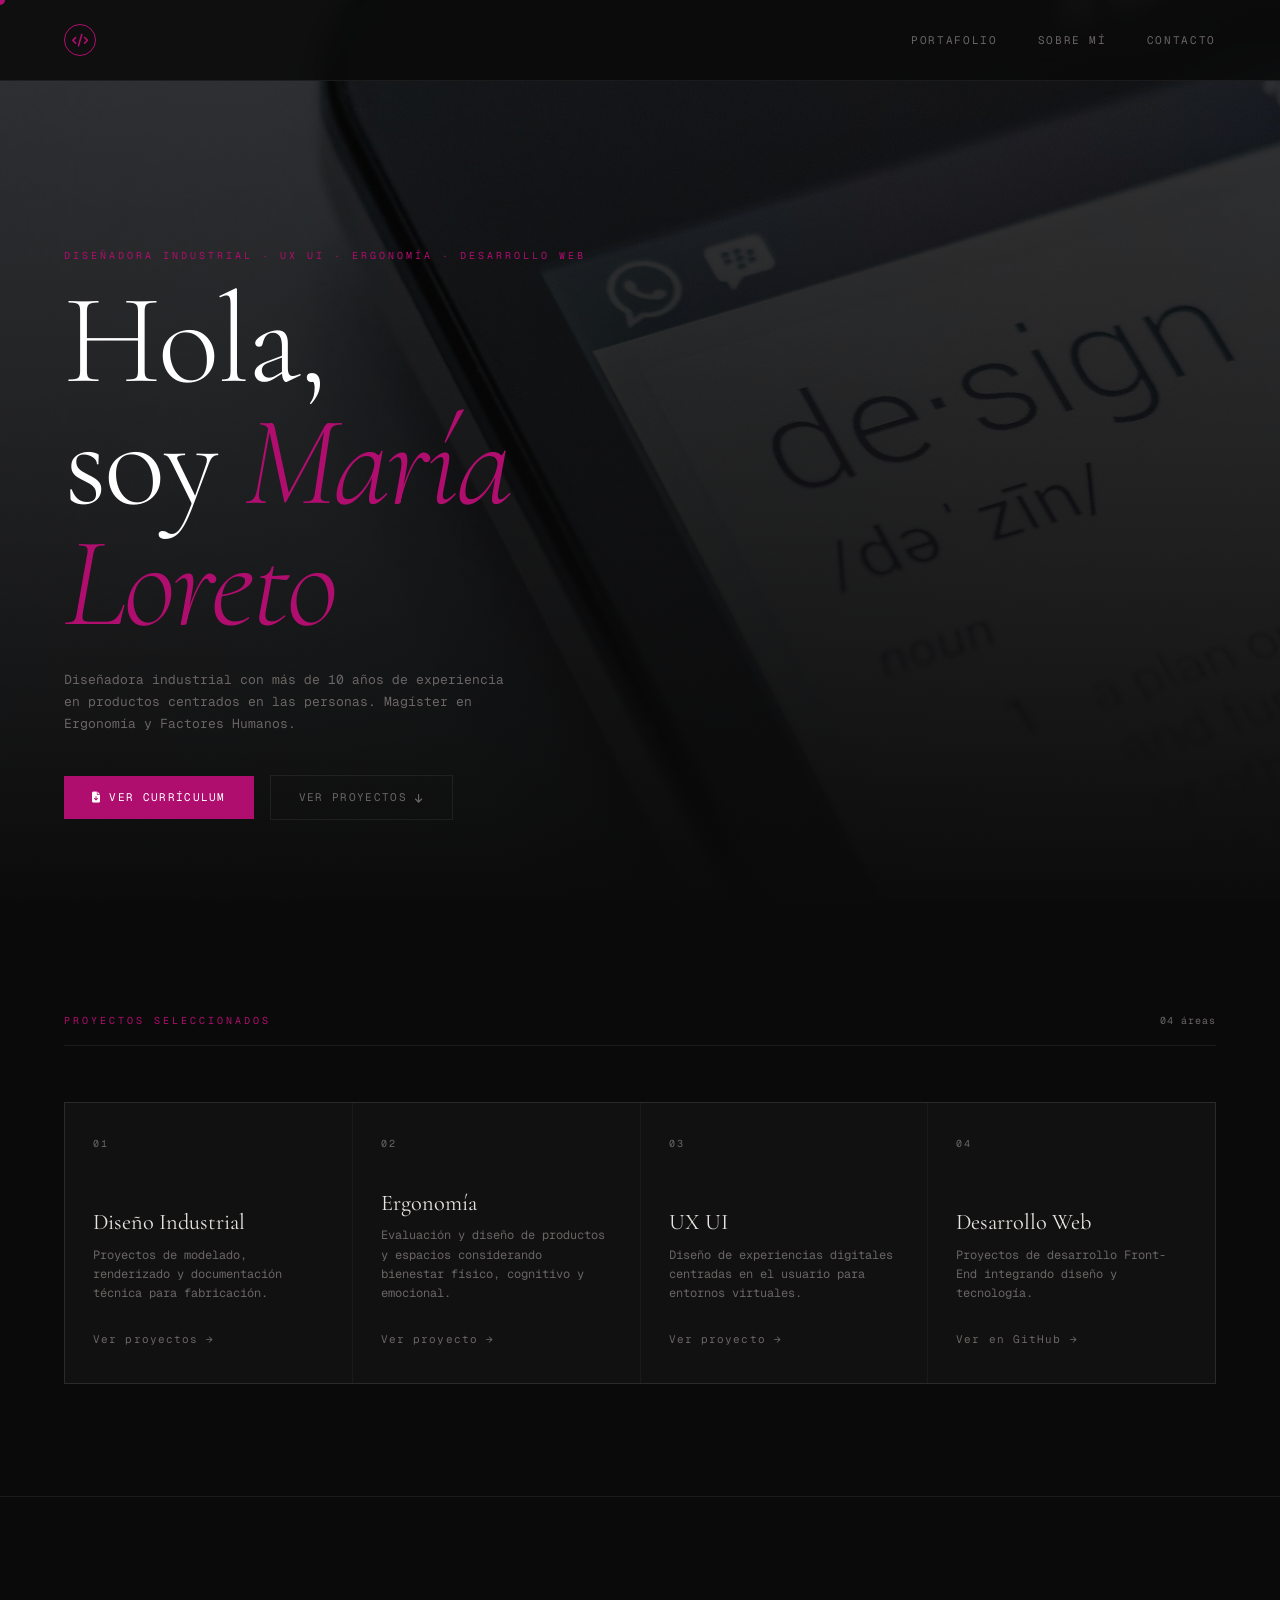
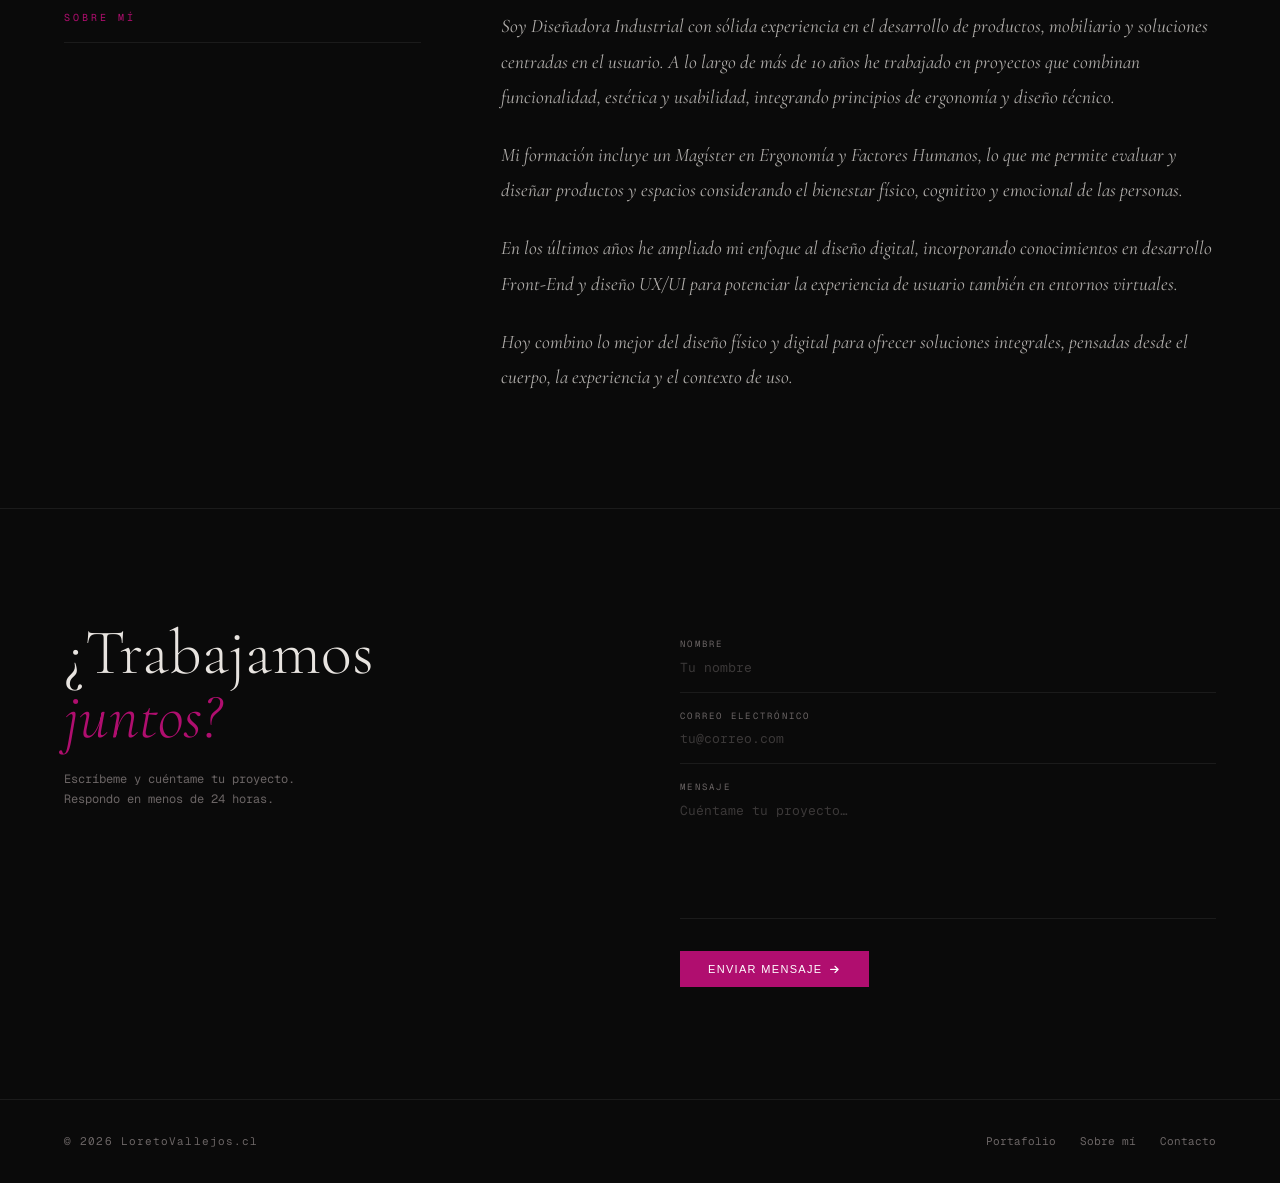
<file: index.html>
<!DOCTYPE html>
<html lang="es">
<head>
  <meta charset="UTF-8" />
  <meta name="viewport" content="width=device-width, initial-scale=1" />
  <title>Portafolio — María Loreto Vallejos</title>

  <link rel="preconnect" href="https://fonts.googleapis.com">
  <link rel="preconnect" href="https://fonts.gstatic.com" crossorigin>
  <link href="https://fonts.googleapis.com/css2?family=Cormorant+Garamond:ital,wght@0,300;0,400;0,600;1,300;1,400&family=Geist+Mono:wght@300;400&display=swap" rel="stylesheet">
  <link rel="stylesheet" href="https://cdnjs.cloudflare.com/ajax/libs/font-awesome/6.5.0/css/all.min.css" />
  <link rel="stylesheet" href="css/styles.css"/>
</head>
<body>

  <div class="cursor" id="cursor"></div>

  <!-- NAVBAR -->
  <nav>
    <a class="nav-logo" href="index.html">
      <div class="nav-logo-icon">
        <i class="fa-solid fa-code"></i>
      </div>
    </a>
    <button class="nav-toggle" id="navToggle" aria-label="Abrir menú" aria-expanded="false">
      <i class="fa-solid fa-bars"></i>
    </button>
    <ul class="nav-links" id="navLinks">
      <li><a href="#work">Portafolio</a></li>
      <li><a href="#about">Sobre mí</a></li>
      <li><a href="#contact">Contacto</a></li>
    </ul>
  </nav>

  <main>

    <!-- HERO -->
    <section class="hero">
      <p class="hero-eyebrow">Diseñadora Industrial · UX UI · Ergonomía · Desarrollo Web</p>
      <h1 class="hero-title">
        Hola,<br>soy <em>María</em><br><em>Loreto</em>
      </h1>
      <p class="hero-sub">
        Diseñadora industrial con más de 10 años de experiencia en productos centrados en las personas. Magíster en Ergonomía y Factores Humanos.
      </p>
      <div class="hero-cta">
        <a class="btn-primary-custom" href="assets/pdf/CV_maria_vallejos_23.03.26.pdf" target="_blank" rel="noopener noreferrer">
          <i class="fa-solid fa-file-arrow-down" style="font-size:11px"></i>
          Ver Currículum
        </a>
        <a class="btn-ghost" href="#work">
          Ver proyectos
          <i class="fa-solid fa-arrow-down" style="font-size:10px"></i>
        </a>
      </div>
    </section>

    <!-- PROYECTOS -->
    <section id="work">
      <div class="section-header reveal">
        <span class="section-label">Proyectos seleccionados</span>
        <span class="section-count">04 áreas</span>
      </div>

      <div class="cards-grid">

        <a href="diseno-industrial.html" class="pf-card reveal">
          <span class="card-num">01</span>
          <div class="card-body">
            <h3 class="card-h3">Diseño Industrial</h3>
            <p class="card-p">Proyectos de modelado, renderizado y documentación técnica para fabricación.</p>
            <span class="card-arrow">Ver proyectos →</span>
          </div>
        </a>

        <a href="assets/pdf/trabajo-grado-magister-mlvc-2024.pdf" target="_blank" rel="noopener noreferrer" class="pf-card reveal reveal-delay-1">
          <span class="card-num">02</span>
          <div class="card-body">
            <h3 class="card-h3">Ergonomía</h3>
            <p class="card-p">Evaluación y diseño de productos y espacios considerando bienestar físico, cognitivo y emocional.</p>
            <span class="card-arrow">Ver proyecto →</span>
          </div>
        </a>

        <a href="assets/pdf/ux-ui-mobikit-2023.pdf" target="_blank" rel="noopener noreferrer" class="pf-card reveal reveal-delay-2">
          <span class="card-num">03</span>
          <div class="card-body">
            <h3 class="card-h3">UX UI</h3>
            <p class="card-p">Diseño de experiencias digitales centradas en el usuario para entornos virtuales.</p>
            <span class="card-arrow">Ver proyecto →</span>
          </div>
        </a>

        <a href="https://github.com/Loreto-Vallejos" target="_blank" rel="noopener noreferrer" class="pf-card reveal reveal-delay-3">
          <span class="card-num">04</span>
          <div class="card-body">
            <h3 class="card-h3">Desarrollo Web</h3>
            <p class="card-p">Proyectos de desarrollo Front-End integrando diseño y tecnología.</p>
            <span class="card-arrow">Ver en GitHub →</span>
          </div>
        </a>

      </div>
    </section>

    <!-- SOBRE MÍ -->
    <section id="about">
      <div class="about-inner">
        <div class="about-left reveal">
          <div class="section-header" style="border-bottom: 1px solid var(--border); padding-bottom: 1rem; margin-bottom: 0;">
            <span class="section-label">Sobre mí</span>
          </div>
        </div>
        <div class="about-right reveal reveal-delay-1">
          <p>Soy Diseñadora Industrial con sólida experiencia en el desarrollo de productos, mobiliario y soluciones centradas en el usuario. A lo largo de más de 10 años he trabajado en proyectos que combinan funcionalidad, estética y usabilidad, integrando principios de ergonomía y diseño técnico.</p>
          <p>Mi formación incluye un Magíster en Ergonomía y Factores Humanos, lo que me permite evaluar y diseñar productos y espacios considerando el bienestar físico, cognitivo y emocional de las personas.</p>
          <p>En los últimos años he ampliado mi enfoque al diseño digital, incorporando conocimientos en desarrollo Front-End y diseño UX/UI para potenciar la experiencia de usuario también en entornos virtuales.</p>
          <p>Hoy combino lo mejor del diseño físico y digital para ofrecer soluciones integrales, pensadas desde el cuerpo, la experiencia y el contexto de uso.</p>
        </div>
      </div>
    </section>

    <!-- CONTACTO -->
    <section id="contact">
      <div class="contact-inner">
        <div class="contact-left reveal">
          <h2>¿Trabajamos<br><em>juntos?</em></h2>
          <p>Escríbeme y cuéntame tu proyecto. Respondo en menos de 24 horas.</p>
        </div>
        <div class="contact-right reveal reveal-delay-1">
          <!-- correo de llegada-->
          <form action="https://formsubmit.co/macerdava@gmail.com" method="POST" class="contact-form">
            <div class="form-field">
              <label for="nombre">Nombre</label>
              <input type="text" id="nombre" name="nombre" placeholder="Tu nombre" required />
            </div>
            <div class="form-field">
              <label for="correo">Correo electrónico</label>
              <input type="email" id="correo" name="correo" placeholder="tu@correo.com" required />
            </div>
            <div class="form-field">
              <label for="mensaje">Mensaje</label>
              <textarea id="mensaje" name="mensaje" placeholder="Cuéntame tu proyecto…" required></textarea>
            </div>
            <button class="btn-primary-custom form-submit" type="submit">
              Enviar mensaje
              <i class="fa-solid fa-arrow-right" style="font-size:10px"></i>
            </button>
          </form>
        </div>
      </div>
    </section>

  </main>

  <footer>
    <p>© 2026 LoretoVallejos.cl</p>
    <div class="footer-links">
      <a href="#work">Portafolio</a>
      <a href="#about">Sobre mí</a>
      <a href="#contact">Contacto</a>
    </div>
  </footer>

  <script src="main.js"></script>
</body>
</html>
</file>
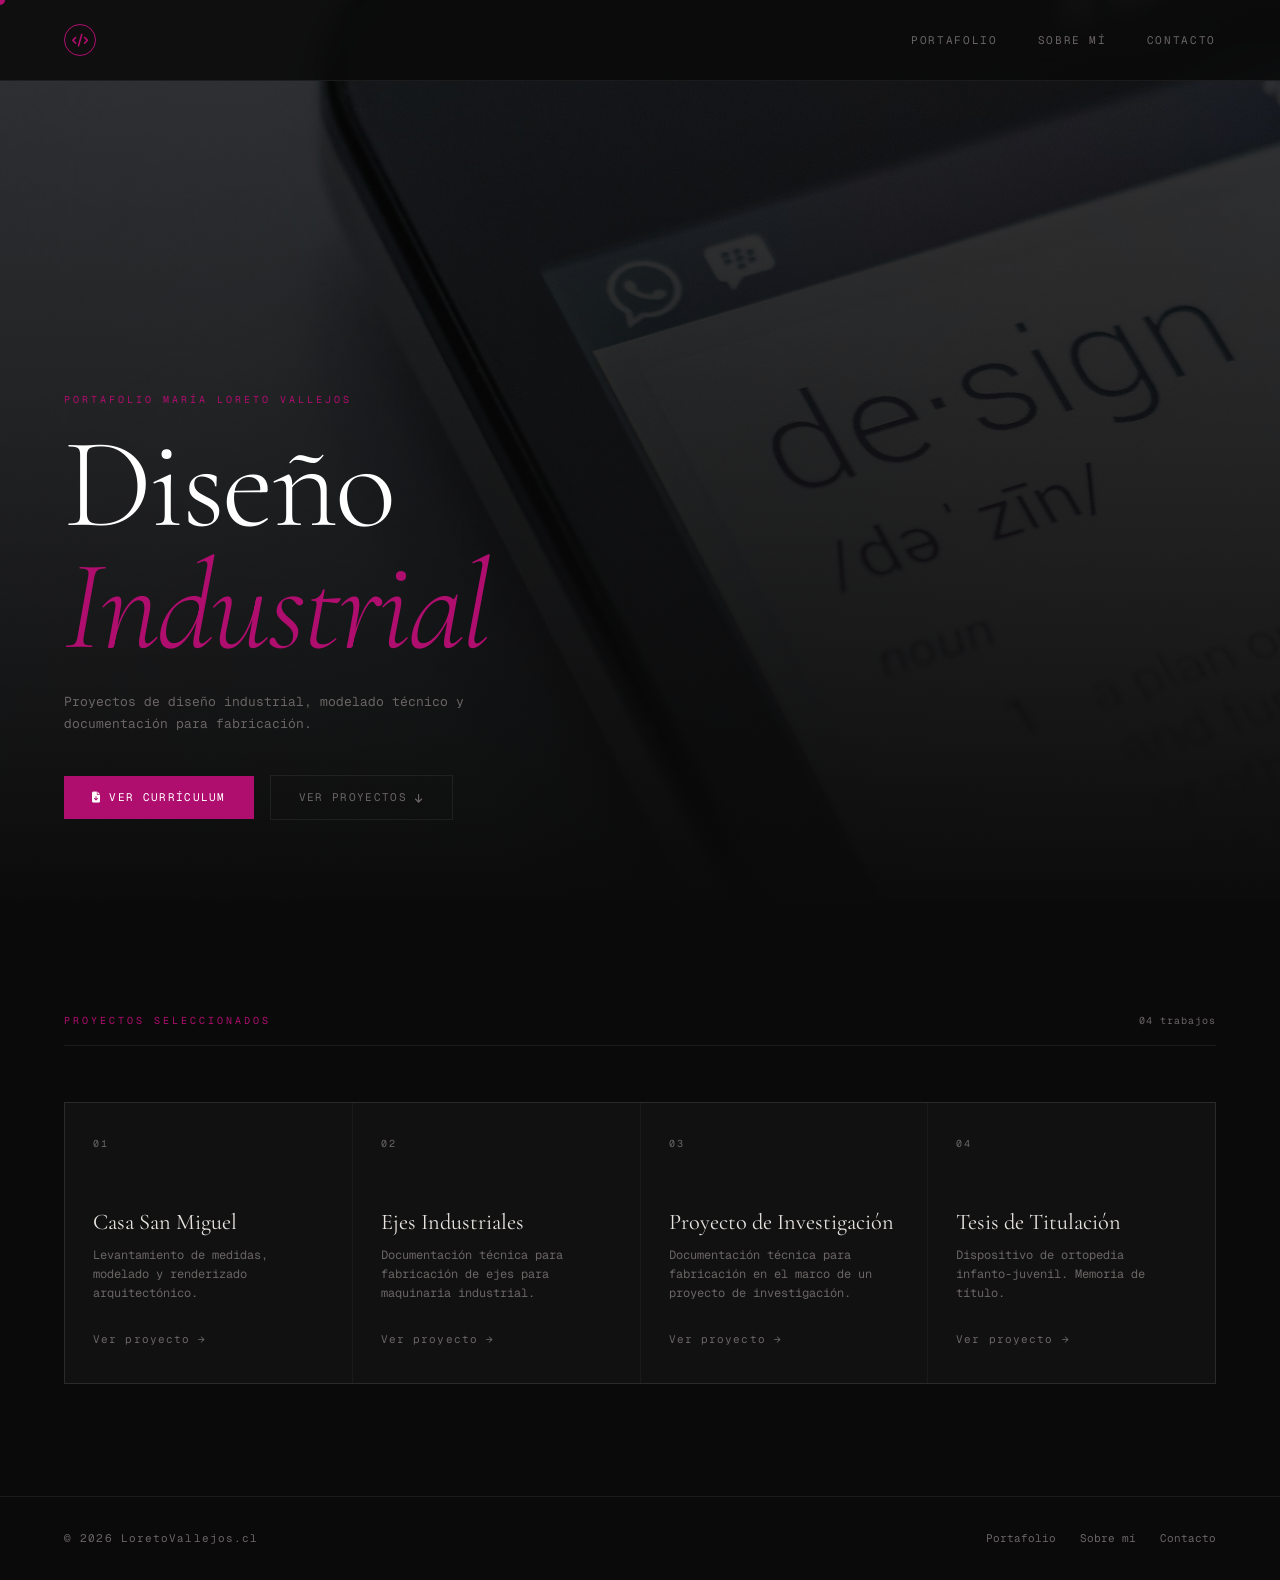
<file: diseno-industrial.html>
<!DOCTYPE html>
<html lang="es">
<head>
  <meta charset="UTF-8" />
  <meta name="viewport" content="width=device-width, initial-scale=1" />
  <title>Diseño Industrial — María Loreto Vallejos</title>

  <link rel="preconnect" href="https://fonts.googleapis.com">
  <link rel="preconnect" href="https://fonts.gstatic.com" crossorigin>
  <link href="https://fonts.googleapis.com/css2?family=Cormorant+Garamond:ital,wght@0,300;0,400;0,600;1,300;1,400&family=Geist+Mono:wght@300;400&display=swap" rel="stylesheet">
  <link rel="stylesheet" href="https://cdnjs.cloudflare.com/ajax/libs/font-awesome/6.5.0/css/all.min.css" />
  <link rel="stylesheet" href="css/styles.css"/>
</head>
<body>

  <div class="cursor" id="cursor"></div>

  <!-- NAVBAR -->
  <nav>
    <a class="nav-logo" href="index.html">
      <div class="nav-logo-icon">
        <i class="fa-solid fa-code"></i>
      </div>
    </a>
    <button class="nav-toggle" id="navToggle" aria-label="Abrir menú" aria-expanded="false">
      <i class="fa-solid fa-bars"></i>
    </button>
    <ul class="nav-links" id="navLinks">
      <li><a href="index.html#work">Portafolio</a></li>
      <li><a href="index.html#about">Sobre mí</a></li>
      <li><a href="index.html#contact">Contacto</a></li>
    </ul>
  </nav>

  <main>

    <!-- HERO -->
    <section class="hero">
      <p class="hero-eyebrow">Portafolio María Loreto Vallejos</p>
      <h1 class="hero-title">
        Diseño<br><em>Industrial</em>
      </h1>
      <p class="hero-sub">
        Proyectos de diseño industrial, modelado técnico y documentación para fabricación.
      </p>
      <div class="hero-cta">
        <a class="btn-primary-custom" href="assets/pdf/CV_maria_vallejos_23.03.26.pdf" target="_blank" rel="noopener noreferrer">
          <i class="fa-solid fa-file-arrow-down" style="font-size:11px"></i>
          Ver Currículum
        </a>
        <a class="btn-ghost" href="#work">
          Ver proyectos
          <i class="fa-solid fa-arrow-down" style="font-size:10px"></i>
        </a>
      </div>
    </section>

    <!-- WORK -->
    <section id="work">
      <div class="section-header reveal">
        <span class="section-label">Proyectos seleccionados</span>
        <span class="section-count">04 trabajos</span>
      </div>

      <div class="cards-grid">

        <a href="assets/pdf/lamina-san-miguel.pdf" target="_blank" rel="noopener noreferrer" class="pf-card reveal">
          <span class="card-num">01</span>
          <div class="card-body">
            <h3 class="card-h3">Casa San Miguel</h3>
            <p class="card-p">Levantamiento de medidas, modelado y renderizado arquitectónico.</p>
            <span class="card-arrow">Ver proyecto →</span>
          </div>
        </a>

        <a href="assets/pdf/presentacion-ejes-09.25.pdf" target="_blank" rel="noopener noreferrer" class="pf-card reveal reveal-delay-1">
          <span class="card-num">02</span>
          <div class="card-body">
            <h3 class="card-h3">Ejes Industriales</h3>
            <p class="card-p">Documentación técnica para fabricación de ejes para maquinaria industrial.</p>
            <span class="card-arrow">Ver proyecto →</span>
          </div>
        </a>

        <a href="assets/pdf/lamina-procesador-port.pdf" target="_blank" rel="noopener noreferrer" class="pf-card reveal reveal-delay-2">
          <span class="card-num">03</span>
          <div class="card-body">
            <h3 class="card-h3">Proyecto de Investigación</h3>
            <p class="card-p">Documentación técnica para fabricación en el marco de un proyecto de investigación.</p>
            <span class="card-arrow">Ver proyecto →</span>
          </div>
        </a>

        <a href="assets/pdf/memoria-titulo-mlvc-2013.pdf" target="_blank" rel="noopener noreferrer" class="pf-card reveal reveal-delay-3">
          <span class="card-num">04</span>
          <div class="card-body">
            <h3 class="card-h3">Tesis de Titulación</h3>
            <p class="card-p">Dispositivo de ortopedia infanto-juvenil. Memoria de título.</p>
            <span class="card-arrow">Ver proyecto →</span>
          </div>
        </a>

      </div>
    </section>

  </main>

  <footer>
    <p>© 2026 LoretoVallejos.cl</p>
    <div class="footer-links">
      <a href="index.html#work">Portafolio</a>
      <a href="index.html#about">Sobre mí</a>
      <a href="index.html#contact">Contacto</a>
    </div>
  </footer>

  <script src="main.js"></script>
</body>
</html>
</file>
<file: css/styles.css>
/* ── RESET ── */
*,
*::before,
*::after {
  box-sizing: border-box;
  margin: 0;
  padding: 0;
}

/* ── VARIABLES ── */
:root {
  --fucsia:     #b00e6f;
  --fucsia-dim: #730c46;
  --bg:         #0a0a0a;
  --surface:    #111111;
  --border:     rgba(255, 255, 255, 0.07);
  --text:       #e8e4e0;
  --muted:      #6b6565;
  --mono:       'Geist Mono', monospace;
  --serif:      'Cormorant Garamond', serif;

  /* Espaciado consistente */
  --section-padding-x: 4rem;
  --section-padding-y: 7rem;
}

/* ── BASE ── */
html {
  scroll-behavior: smooth;
}

body {
  background: var(--bg);
  color: var(--text);
  font-family: var(--mono);
  font-size: 14px;
  line-height: 1.7;
  cursor: none;
  /* Evita scroll horizontal en móvil */
  overflow-x: hidden;
}

/* ── CURSOR PERSONALIZADO ── */
.cursor {
  width: 10px;
  height: 10px;
  border-radius: 50%;
  background: var(--fucsia);
  position: fixed;
  top: 0;
  left: 0;
  pointer-events: none;
  z-index: 9999;
  transform: translate(-50%, -50%);
  transition:
    transform 0.08s ease,
    width 0.25s ease,
    height 0.25s ease,
    background 0.25s ease;
}

.cursor.hovering {
  width: 40px;
  height: 40px;
  background: rgba(176, 14, 111, 0.15);
  border: 1px solid var(--fucsia);
}

/* ── TEXTURA DE RUIDO ── */
body::before {
  content: '';
  position: fixed;
  inset: 0;
  background-image: url("data:image/svg+xml,%3Csvg viewBox='0 0 256 256' xmlns='http://www.w3.org/2000/svg'%3E%3Cfilter id='noise'%3E%3CfeTurbulence type='fractalNoise' baseFrequency='0.9' numOctaves='4' stitchTiles='stitch'/%3E%3C/filter%3E%3Crect width='100%25' height='100%25' filter='url(%23noise)' opacity='1'/%3E%3C/svg%3E");
  opacity: 0.025;
  pointer-events: none;
  z-index: 0;
}

/* ── NAVBAR ── */
nav {
  position: fixed;
  top: 0;
  left: 0;
  right: 0;
  z-index: 100;
  display: flex;
  align-items: center;
  justify-content: space-between;
  padding: 1.5rem var(--section-padding-x);
  border-bottom: 1px solid var(--border);
  background: rgba(10, 10, 10, 0.85);
  backdrop-filter: blur(12px);
  -webkit-backdrop-filter: blur(12px);
}

.nav-logo {
  display: flex;
  align-items: center;
  gap: 0.75rem;
  text-decoration: none;
}

.nav-logo-icon {
  width: 32px;
  height: 32px;
  border: 1px solid var(--fucsia);
  border-radius: 50%;
  display: flex;
  align-items: center;
  justify-content: center;
  transition: background 0.3s;
}

.nav-logo-icon i {
  color: var(--fucsia);
  font-size: 13px;
}

.nav-logo:hover .nav-logo-icon {
  background: var(--fucsia);
}

.nav-logo:hover .nav-logo-icon i {
  color: #fff;
}

.nav-links {
  display: flex;
  gap: 2.5rem;
  list-style: none;
}

.nav-links a {
  text-decoration: none;
  color: var(--muted);
  font-size: 11px;
  letter-spacing: 0.15em;
  text-transform: uppercase;
  transition: color 0.3s;
  position: relative;
}

.nav-links a::after {
  content: '';
  position: absolute;
  bottom: -3px;
  left: 0;
  width: 0;
  height: 1px;
  background: var(--fucsia);
  transition: width 0.3s ease;
}

.nav-links a:hover {
  color: var(--text);
}

.nav-links a:hover::after {
  width: 100%;
}

/* Botón hamburguesa — oculto en desktop */
.nav-toggle {
  display: none;
  background: none;
  border: none;
  color: var(--text);
  font-size: 1.1rem;
  cursor: pointer;
  /* Área mínima táctil recomendada (accesibilidad) */
  min-width: 44px;
  min-height: 44px;
}

/* ── HERO ── */
.hero {
  min-height: 100vh;
  display: flex;
  flex-direction: column;
  justify-content: flex-end;
  padding: 0 var(--section-padding-x) 5rem;
  position: relative;
  overflow: hidden;
  background-image: url('../assets/img/portada-fondo.jpg');;
  background-size: cover;
  background-position: center;
}

.hero::after {
  content: '';
  position: absolute;
  inset: 0;
  background: linear-gradient(
    to top,
    rgba(10, 10, 10, 0.97) 0%,
    rgba(10, 10, 10, 0.45) 60%,
    rgba(10, 10, 10, 0.2) 100%
  );
}

.hero-eyebrow {
  font-size: 10px;
  letter-spacing: 0.3em;
  text-transform: uppercase;
  color: var(--fucsia);
  margin-bottom: 1rem;
  position: relative;
  z-index: 1;
  opacity: 0;
  animation: fadeUp 0.8s ease forwards 0.2s;
}

.hero-title {
  font-family: var(--serif);
  font-size: clamp(4rem, 10vw, 9rem);
  font-weight: 300;
  line-height: 0.95;
  letter-spacing: -0.02em;
  color: #fff;
  position: relative;
  z-index: 1;
  opacity: 0;
  animation: fadeUp 0.9s ease forwards 0.4s;
}

.hero-title em {
  font-style: italic;
  color: var(--fucsia);
}

.hero-sub {
  margin-top: 1.5rem;
  font-size: 13px;
  color: var(--muted);
  max-width: 460px;
  position: relative;
  z-index: 1;
  opacity: 0;
  animation: fadeUp 0.9s ease forwards 0.6s;
}

.hero-cta {
  margin-top: 2.5rem;
  display: flex;
  gap: 1rem;
  align-items: center;
  flex-wrap: wrap;
  position: relative;
  z-index: 1;
  opacity: 0;
  animation: fadeUp 0.9s ease forwards 0.8s;
}

/* ── BOTONES ── */
.btn-primary-custom {
  display: inline-flex;
  align-items: center;
  gap: 0.5rem;
  padding: 0.75rem 1.75rem;
  background: var(--fucsia);
  color: #fff;
  text-decoration: none;
  font-size: 11px;
  letter-spacing: 0.12em;
  text-transform: uppercase;
  border: none;
  transition: background 0.3s, transform 0.3s;
  /* Cursor visible para usuarios con cursor nativo */
  cursor: pointer;
}

.btn-primary-custom:hover {
  background: var(--fucsia-dim);
  transform: translateY(-3px);
  color: #fff;
}

.btn-ghost {
  display: inline-flex;
  align-items: center;
  gap: 0.5rem;
  padding: 0.75rem 1.75rem;
  background: transparent;
  color: var(--muted);
  text-decoration: none;
  font-size: 11px;
  letter-spacing: 0.12em;
  text-transform: uppercase;
  border: 1px solid var(--border);
  transition: border-color 0.3s, color 0.3s, transform 0.3s;
}

.btn-ghost:hover {
  border-color: var(--muted);
  color: var(--text);
  transform: translateY(-3px);
}

/* ── SECCIÓN WORK ── */
#work {
  padding: var(--section-padding-y) var(--section-padding-x);
  position: relative;
  z-index: 1;
}

.section-header {
  display: flex;
  align-items: baseline;
  justify-content: space-between;
  margin-bottom: 3.5rem;
  border-bottom: 1px solid var(--border);
  padding-bottom: 1rem;
}

.section-label {
  font-size: 10px;
  letter-spacing: 0.3em;
  text-transform: uppercase;
  color: var(--fucsia);
}

.section-count {
  font-size: 10px;
  letter-spacing: 0.1em;
  color: var(--muted);
}

/* Grid de tarjetas */
.cards-grid {
  display: grid;
  grid-template-columns: repeat(4, 1fr);
  gap: 1px;
  background: var(--border);
  border: 1px solid var(--border);
}

.pf-card {
  background: var(--surface);
  padding: 2rem 1.75rem;
  text-decoration: none;
  color: var(--text);
  display: flex;
  flex-direction: column;
  position: relative;
  overflow: hidden;
  transition: background 0.4s ease;
  min-height: 280px;
}

/* Línea inferior animada en hover */
.pf-card::before {
  content: '';
  position: absolute;
  bottom: 0;
  left: 0;
  width: 100%;
  height: 2px;
  background: var(--fucsia);
  transform: scaleX(0);
  transform-origin: left;
  transition: transform 0.4s cubic-bezier(0.77, 0, 0.18, 1);
}

.pf-card:hover {
  background: #181818;
}

.pf-card:hover::before {
  transform: scaleX(1);
}

.pf-card:hover .card-num {
  color: var(--fucsia);
}

.pf-card:hover .card-arrow {
  color: var(--fucsia);
  transform: translate(4px, -4px);
}

.pf-card:hover .card-h3 {
  color: #fff;
}

.card-num {
  font-size: 10px;
  letter-spacing: 0.2em;
  color: var(--muted);
  margin-bottom: auto;
  transition: color 0.3s;
}

.card-body {
  margin-top: 2rem;
}

.card-h3 {
  font-family: var(--serif);
  font-size: 1.4rem;
  font-weight: 400;
  line-height: 1.2;
  margin-bottom: 0.6rem;
  transition: color 0.3s;
}

.card-p {
  font-size: 12px;
  color: var(--muted);
  line-height: 1.6;
  flex-grow: 1;
  margin-bottom: 1.5rem;
}

.card-arrow {
  font-size: 11px;
  letter-spacing: 0.1em;
  color: var(--muted);
  transition: color 0.3s, transform 0.3s;
  display: inline-block;
  align-self: flex-start;
}

/* ── SOBRE MÍ ── */
#about {
  padding: var(--section-padding-y) var(--section-padding-x);
  border-top: 1px solid var(--border);
  position: relative;
  z-index: 1;
}

.about-inner {
  display: grid;
  grid-template-columns: 1fr 2fr;
  gap: 5rem;
  align-items: start;
}

.about-right p {
  font-family: var(--serif);
  font-style: italic;
  font-size: clamp(1rem, 1.5vw, 1.2rem);
  color: rgba(232, 228, 224, 0.75);
  line-height: 1.85;
  margin-bottom: 1.4rem;
}

.about-right p:last-child {
  margin-bottom: 0;
}

/* ── CONTACTO ── */
#contact {
  padding: var(--section-padding-y) var(--section-padding-x);
  border-top: 1px solid var(--border);
  position: relative;
  z-index: 1;
}

.contact-inner {
  display: grid;
  grid-template-columns: 1fr 1fr;
  gap: 5rem;
  align-items: start;
}

.contact-left h2 {
  font-family: var(--serif);
  font-size: clamp(2.5rem, 5vw, 4.5rem);
  font-weight: 300;
  line-height: 1;
}

.contact-left h2 em {
  font-style: italic;
  color: var(--fucsia);
}

.contact-left p {
  margin-top: 1.25rem;
  font-size: 12px;
  color: var(--muted);
  max-width: 280px;
}

/* Formulario */
.contact-form {
  display: flex;
  flex-direction: column;
  gap: 0;
}

.form-field {
  display: flex;
  flex-direction: column;
  border-bottom: 1px solid var(--border);
  padding: 1rem 0;
  transition: border-color 0.3s;
}

.form-field:focus-within {
  border-color: var(--fucsia);
}

.form-field label {
  font-size: 9px;
  letter-spacing: 0.25em;
  text-transform: uppercase;
  color: var(--muted);
  margin-bottom: 0.4rem;
}

.form-field input,
.form-field textarea {
  background: none;
  border: none;
  outline: none;
  color: var(--text);
  font-family: var(--mono);
  font-size: 13px;
  resize: none;
}

.form-field input::placeholder,
.form-field textarea::placeholder {
  color: rgba(107, 101, 101, 0.5);
}

.form-field textarea {
  min-height: 100px;
}

.form-submit {
  margin-top: 2rem;
  align-self: flex-start;
}

/* ── FOOTER ── */
footer {
  border-top: 1px solid var(--border);
  padding: 2rem var(--section-padding-x);
  display: flex;
  align-items: center;
  justify-content: space-between;
  position: relative;
  z-index: 1;
}

footer p {
  font-size: 11px;
  color: var(--muted);
  letter-spacing: 0.1em;
}

.footer-links {
  display: flex;
  gap: 1.5rem;
}

.footer-links a {
  color: var(--muted);
  text-decoration: none;
  font-size: 11px;
  transition: color 0.3s;
}

.footer-links a:hover {
  color: var(--fucsia);
}

/* ── ANIMACIONES ── */
@keyframes fadeUp {
  from {
    opacity: 0;
    transform: translateY(24px);
  }
  to {
    opacity: 1;
    transform: translateY(0);
  }
}

.reveal {
  opacity: 0;
  transform: translateY(30px);
  transition: opacity 0.7s ease, transform 0.7s ease;
}

.reveal.visible {
  opacity: 1;
  transform: translateY(0);
}

.reveal-delay-1 { transition-delay: 0.1s; }
.reveal-delay-2 { transition-delay: 0.2s; }
.reveal-delay-3 { transition-delay: 0.3s; }

/* ── RESPONSIVE ── */
@media (max-width: 900px) {
  :root {
    --section-padding-x: 2rem;
    --section-padding-y: 5rem;
  }

  nav {
    padding: 1.25rem var(--section-padding-x);
  }

  /* Menú móvil oculto por defecto */
  .nav-links {
    display: none;
    flex-direction: column;
    gap: 1.5rem;
  }

  .nav-links.open {
    display: flex;
    position: absolute;
    top: 100%;
    left: 0;
    right: 0;
    background: rgba(10, 10, 10, 0.97);
    padding: 2rem;
    border-bottom: 1px solid var(--border);
  }

  .nav-toggle {
    display: flex;
    align-items: center;
    justify-content: center;
  }

  .hero {
    padding: 0 var(--section-padding-x) 4rem;
  }

  .cards-grid {
    grid-template-columns: repeat(2, 1fr);
  }

  .about-inner {
    grid-template-columns: 1fr;
    gap: 2rem;
  }

  .contact-inner {
    grid-template-columns: 1fr;
    gap: 3rem;
  }

  footer {
    flex-direction: column;
    gap: 1rem;
    text-align: center;
  }
}

@media (max-width: 560px) {
  .cards-grid {
    grid-template-columns: 1fr;
  }
}

/* ── PREFERENCIA DE MOVIMIENTO REDUCIDO (accesibilidad) ── */
@media (prefers-reduced-motion: reduce) {
  *,
  *::before,
  *::after {
    animation-duration: 0.01ms !important;
    transition-duration: 0.01ms !important;
  }

  html {
    scroll-behavior: auto;
  }
}
</file>
